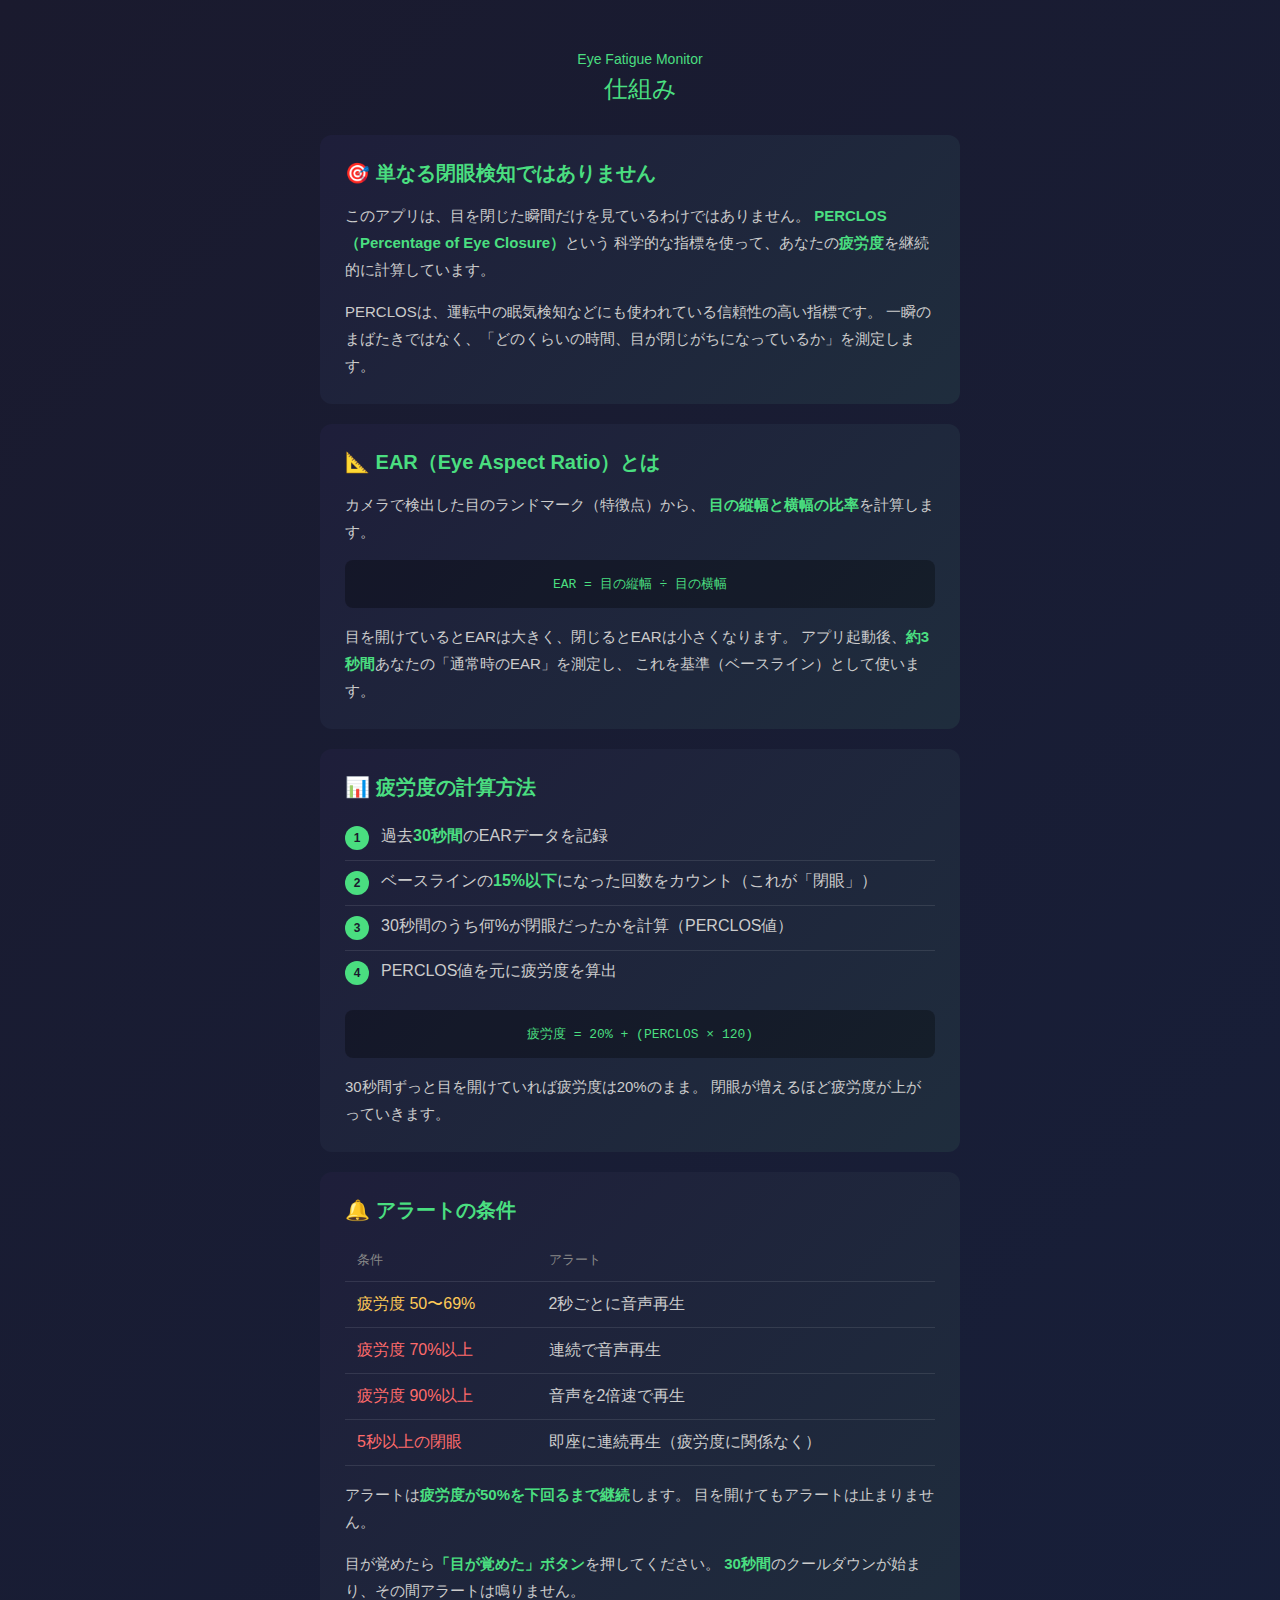
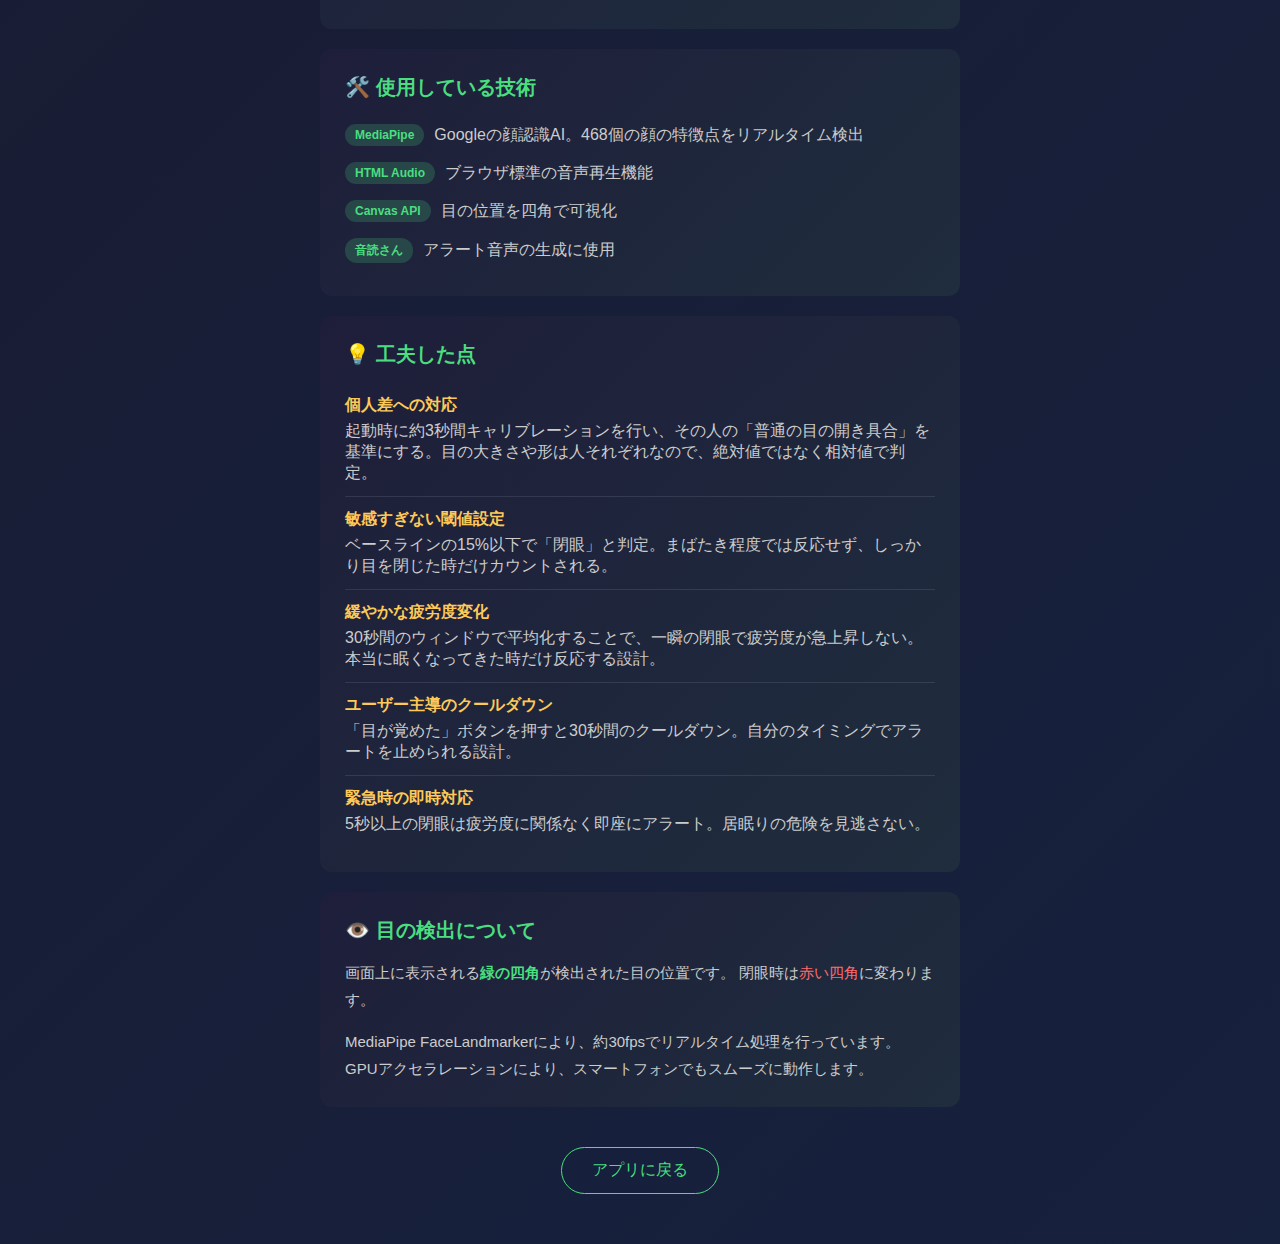
<file: about.html>
<!DOCTYPE html>
<html lang="ja">
<head>
  <meta charset="UTF-8">
  <meta name="viewport" content="width=device-width, initial-scale=1.0">
  <title>仕組み - Eye Fatigue Monitor</title>
  <link rel="stylesheet" href="style.css">
  <style>
    body {
      align-items: flex-start;
      padding: 20px;
    }
    .about-container {
      max-width: 700px;
      width: 100%;
      text-align: left;
      padding: 30px;
    }
    .about-container h1 {
      text-align: center;
      margin-bottom: 30px;
    }
    .section {
      background: linear-gradient(135deg, #1e1e3a 0%, #1f2d3d 100%);
      border-radius: 12px;
      padding: 25px;
      margin-bottom: 20px;
    }
    .section h2 {
      color: #4ade80;
      font-size: 20px;
      margin-bottom: 15px;
      display: flex;
      align-items: center;
      gap: 10px;
    }
    .section p {
      color: #ccc;
      font-size: 15px;
      line-height: 1.8;
      margin-bottom: 15px;
    }
    .section p:last-child {
      margin-bottom: 0;
    }
    .highlight {
      color: #4ade80;
      font-weight: bold;
    }
    .warning {
      color: #feca57;
    }
    .danger {
      color: #ff6b6b;
    }
    .formula {
      background: rgba(0, 0, 0, 0.3);
      padding: 15px 20px;
      border-radius: 8px;
      font-family: monospace;
      color: #4ade80;
      margin: 15px 0;
      text-align: center;
    }
    .step-list {
      list-style: none;
      padding: 0;
    }
    .step-list li {
      color: #ccc;
      padding: 10px 0;
      border-bottom: 1px solid rgba(255,255,255,0.1);
      display: flex;
      align-items: flex-start;
      gap: 12px;
    }
    .step-list li:last-child {
      border-bottom: none;
    }
    .step-num {
      background: #4ade80;
      color: #1a1a2e;
      width: 24px;
      height: 24px;
      border-radius: 50%;
      display: flex;
      align-items: center;
      justify-content: center;
      font-weight: bold;
      font-size: 12px;
      flex-shrink: 0;
    }
    .alert-table {
      width: 100%;
      border-collapse: collapse;
      margin: 15px 0;
    }
    .alert-table th, .alert-table td {
      padding: 12px;
      text-align: left;
      border-bottom: 1px solid rgba(255,255,255,0.1);
    }
    .alert-table th {
      color: #888;
      font-weight: normal;
      font-size: 13px;
    }
    .alert-table td {
      color: #ccc;
    }
    .tech-list {
      list-style: none;
      padding: 0;
    }
    .tech-list li {
      color: #ccc;
      padding: 8px 0;
      display: flex;
      align-items: center;
      gap: 10px;
    }
    .tech-badge {
      background: rgba(74, 222, 128, 0.2);
      color: #4ade80;
      padding: 4px 10px;
      border-radius: 12px;
      font-size: 12px;
      font-weight: bold;
    }
    .idea-list {
      list-style: none;
      padding: 0;
    }
    .idea-list li {
      color: #ccc;
      padding: 12px 0;
      border-bottom: 1px solid rgba(255,255,255,0.1);
    }
    .idea-list li:last-child {
      border-bottom: none;
    }
    .idea-title {
      color: #feca57;
      font-weight: bold;
      display: block;
      margin-bottom: 5px;
    }
    .back-link {
      display: inline-block;
      margin-top: 20px;
      color: #4ade80;
      text-decoration: none;
      padding: 12px 30px;
      border: 1px solid #4ade80;
      border-radius: 25px;
      transition: all 0.2s;
    }
    .back-link:hover {
      background: rgba(74, 222, 128, 0.2);
    }
    .center {
      text-align: center;
    }
    .app-title {
      text-align: center;
      margin-bottom: 5px;
    }
    .app-title a {
      color: #4ade80;
      text-decoration: none;
      font-size: 14px;
    }
    .app-title a:hover {
      text-decoration: underline;
    }
  </style>
</head>
<body>
  <div class="about-container">
    <p class="app-title"><a href="index.html">Eye Fatigue Monitor</a></p>
    <h1>仕組み</h1>

    <div class="section">
      <h2>🎯 単なる閉眼検知ではありません</h2>
      <p>
        このアプリは、目を閉じた瞬間だけを見ているわけではありません。
        <span class="highlight">PERCLOS（Percentage of Eye Closure）</span>という
        科学的な指標を使って、あなたの<span class="highlight">疲労度</span>を継続的に計算しています。
      </p>
      <p>
        PERCLOSは、運転中の眠気検知などにも使われている信頼性の高い指標です。
        一瞬のまばたきではなく、「どのくらいの時間、目が閉じがちになっているか」を測定します。
      </p>
    </div>

    <div class="section">
      <h2>📐 EAR（Eye Aspect Ratio）とは</h2>
      <p>
        カメラで検出した目のランドマーク（特徴点）から、
        <span class="highlight">目の縦幅と横幅の比率</span>を計算します。
      </p>
      <div class="formula">
        EAR = 目の縦幅 ÷ 目の横幅
      </div>
      <p>
        目を開けているとEARは大きく、閉じるとEARは小さくなります。
        アプリ起動後、<span class="highlight">約3秒間</span>あなたの「通常時のEAR」を測定し、
        これを基準（ベースライン）として使います。
      </p>
    </div>

    <div class="section">
      <h2>📊 疲労度の計算方法</h2>
      <ol class="step-list">
        <li>
          <span class="step-num">1</span>
          <span>過去<span class="highlight">30秒間</span>のEARデータを記録</span>
        </li>
        <li>
          <span class="step-num">2</span>
          <span>ベースラインの<span class="highlight">15%以下</span>になった回数をカウント（これが「閉眼」）</span>
        </li>
        <li>
          <span class="step-num">3</span>
          <span>30秒間のうち何%が閉眼だったかを計算（PERCLOS値）</span>
        </li>
        <li>
          <span class="step-num">4</span>
          <span>PERCLOS値を元に疲労度を算出</span>
        </li>
      </ol>
      <div class="formula">
        疲労度 = 20% + (PERCLOS × 120)
      </div>
      <p>
        30秒間ずっと目を開けていれば疲労度は20%のまま。
        閉眼が増えるほど疲労度が上がっていきます。
      </p>
    </div>

    <div class="section">
      <h2>🔔 アラートの条件</h2>
      <table class="alert-table">
        <tr>
          <th>条件</th>
          <th>アラート</th>
        </tr>
        <tr>
          <td><span class="warning">疲労度 50〜69%</span></td>
          <td>2秒ごとに音声再生</td>
        </tr>
        <tr>
          <td><span class="danger">疲労度 70%以上</span></td>
          <td>連続で音声再生</td>
        </tr>
        <tr>
          <td><span class="danger">疲労度 90%以上</span></td>
          <td>音声を2倍速で再生</td>
        </tr>
        <tr>
          <td><span class="danger">5秒以上の閉眼</span></td>
          <td>即座に連続再生（疲労度に関係なく）</td>
        </tr>
      </table>
      <p>
        アラートは<span class="highlight">疲労度が50%を下回るまで継続</span>します。
        目を開けてもアラートは止まりません。
      </p>
      <p>
        目が覚めたら<span class="highlight">「目が覚めた」ボタン</span>を押してください。
        <span class="highlight">30秒間</span>のクールダウンが始まり、その間アラートは鳴りません。
      </p>
    </div>

    <div class="section">
      <h2>🛠️ 使用している技術</h2>
      <ul class="tech-list">
        <li>
          <span class="tech-badge">MediaPipe</span>
          Googleの顔認識AI。468個の顔の特徴点をリアルタイム検出
        </li>
        <li>
          <span class="tech-badge">HTML Audio</span>
          ブラウザ標準の音声再生機能
        </li>
        <li>
          <span class="tech-badge">Canvas API</span>
          目の位置を四角で可視化
        </li>
        <li>
          <span class="tech-badge">音読さん</span>
          アラート音声の生成に使用
        </li>
      </ul>
    </div>

    <div class="section">
      <h2>💡 工夫した点</h2>
      <ul class="idea-list">
        <li>
          <span class="idea-title">個人差への対応</span>
          起動時に約3秒間キャリブレーションを行い、その人の「普通の目の開き具合」を基準にする。目の大きさや形は人それぞれなので、絶対値ではなく相対値で判定。
        </li>
        <li>
          <span class="idea-title">敏感すぎない閾値設定</span>
          ベースラインの15%以下で「閉眼」と判定。まばたき程度では反応せず、しっかり目を閉じた時だけカウントされる。
        </li>
        <li>
          <span class="idea-title">緩やかな疲労度変化</span>
          30秒間のウィンドウで平均化することで、一瞬の閉眼で疲労度が急上昇しない。本当に眠くなってきた時だけ反応する設計。
        </li>
        <li>
          <span class="idea-title">ユーザー主導のクールダウン</span>
          「目が覚めた」ボタンを押すと30秒間のクールダウン。自分のタイミングでアラートを止められる設計。
        </li>
        <li>
          <span class="idea-title">緊急時の即時対応</span>
          5秒以上の閉眼は疲労度に関係なく即座にアラート。居眠りの危険を見逃さない。
        </li>
      </ul>
    </div>

    <div class="section">
      <h2>👁️ 目の検出について</h2>
      <p>
        画面上に表示される<span class="highlight">緑の四角</span>が検出された目の位置です。
        閉眼時は<span class="danger">赤い四角</span>に変わります。
      </p>
      <p>
        MediaPipe FaceLandmarkerにより、約30fpsでリアルタイム処理を行っています。
        GPUアクセラレーションにより、スマートフォンでもスムーズに動作します。
      </p>
    </div>

    <div class="center">
      <a href="index.html" class="back-link">アプリに戻る</a>
    </div>
  </div>
</body>
</html>
</file>
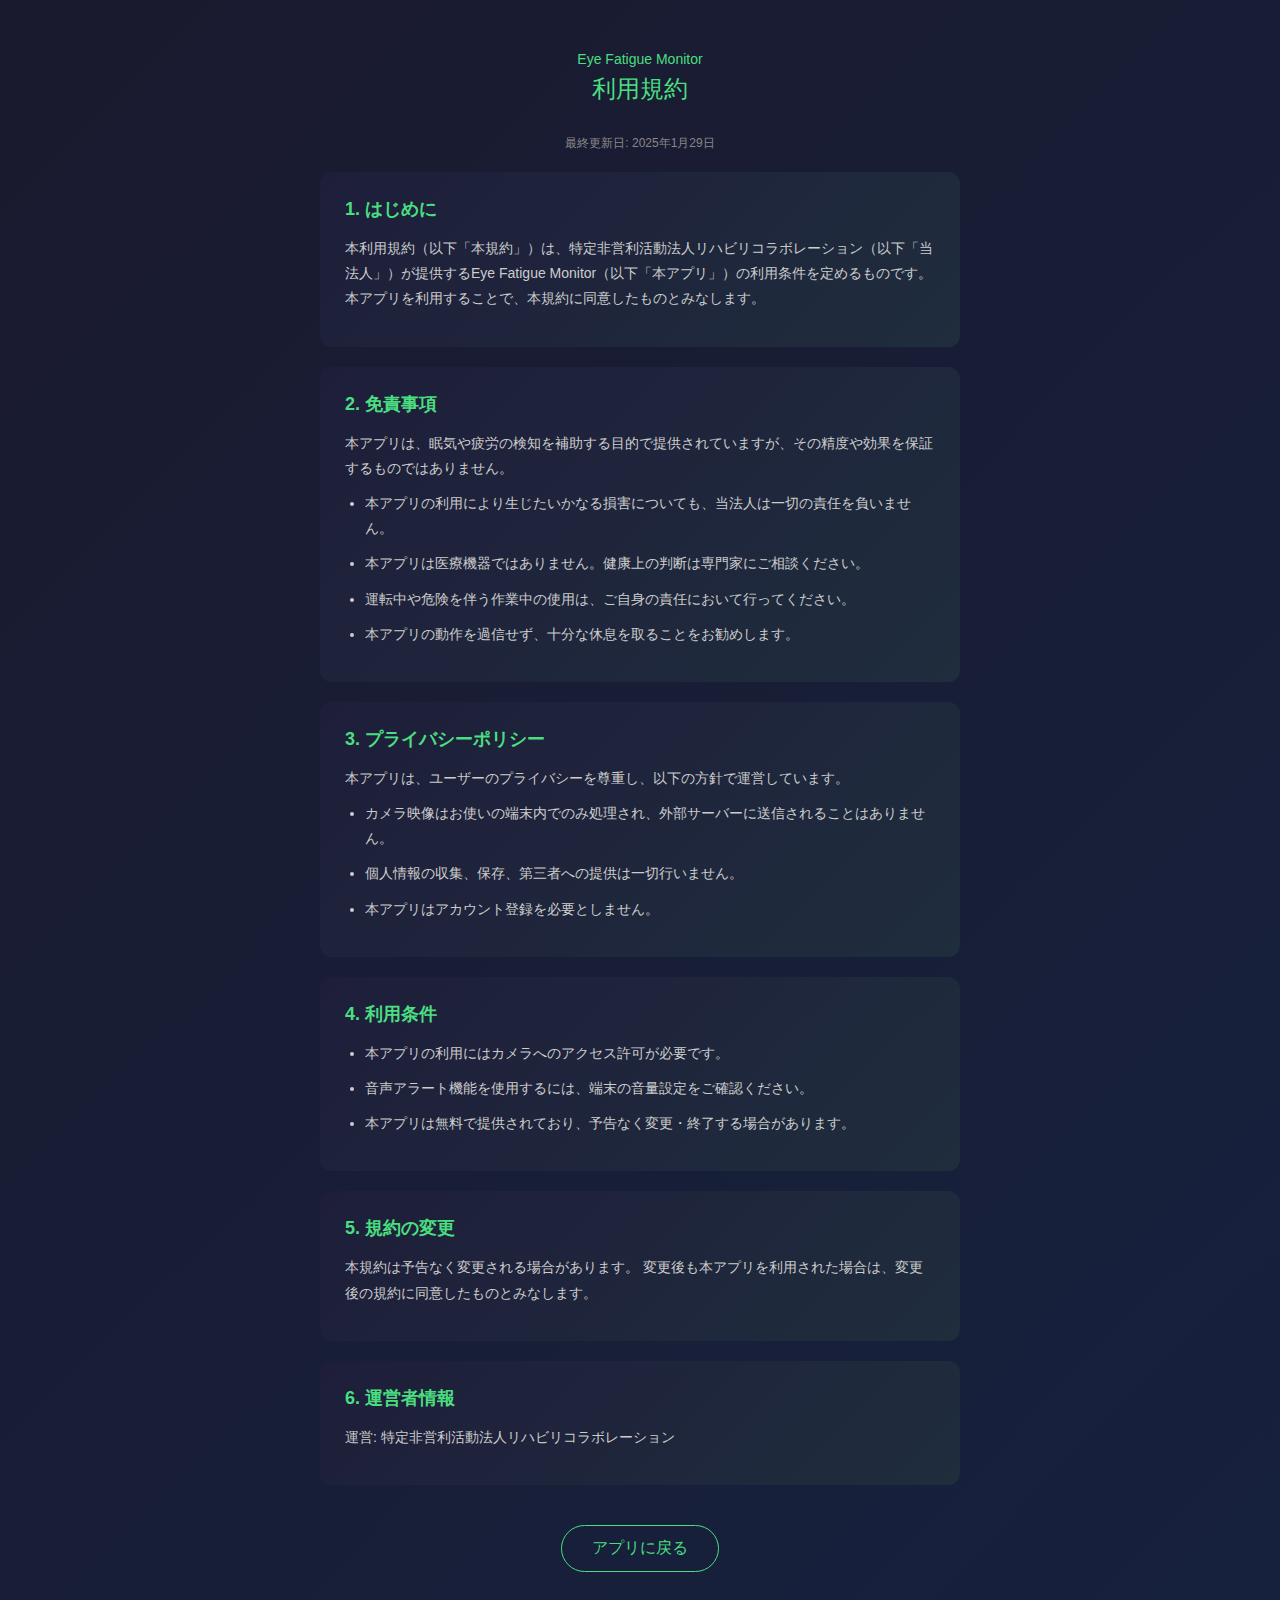
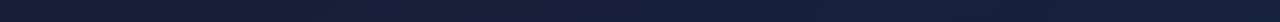
<file: terms.html>
<!DOCTYPE html>
<html lang="ja">
<head>
  <meta charset="UTF-8">
  <meta name="viewport" content="width=device-width, initial-scale=1.0">
  <title>利用規約 - Eye Fatigue Monitor</title>
  <link rel="stylesheet" href="style.css">
  <style>
    body {
      align-items: flex-start;
      padding: 20px;
    }
    .terms-container {
      max-width: 700px;
      width: 100%;
      text-align: left;
      padding: 30px;
    }
    .terms-container h1 {
      text-align: center;
      margin-bottom: 30px;
    }
    .section {
      background: linear-gradient(135deg, #1e1e3a 0%, #1f2d3d 100%);
      border-radius: 12px;
      padding: 25px;
      margin-bottom: 20px;
    }
    .section h2 {
      color: #4ade80;
      font-size: 18px;
      margin-bottom: 15px;
    }
    .section p, .section li {
      color: #ccc;
      font-size: 14px;
      line-height: 1.8;
      margin-bottom: 10px;
    }
    .section ul {
      padding-left: 20px;
    }
    .back-link {
      display: inline-block;
      margin-top: 20px;
      color: #4ade80;
      text-decoration: none;
      padding: 12px 30px;
      border: 1px solid #4ade80;
      border-radius: 25px;
      transition: all 0.2s;
    }
    .back-link:hover {
      background: rgba(74, 222, 128, 0.2);
    }
    .center {
      text-align: center;
    }
    .updated {
      color: #888;
      font-size: 12px;
      text-align: center;
      margin-bottom: 20px;
    }
    .app-title {
      text-align: center;
      margin-bottom: 5px;
    }
    .app-title a {
      color: #4ade80;
      text-decoration: none;
      font-size: 14px;
    }
    .app-title a:hover {
      text-decoration: underline;
    }
  </style>
</head>
<body>
  <div class="terms-container">
    <p class="app-title"><a href="index.html">Eye Fatigue Monitor</a></p>
    <h1>利用規約</h1>
    <p class="updated">最終更新日: 2025年1月29日</p>

    <div class="section">
      <h2>1. はじめに</h2>
      <p>
        本利用規約（以下「本規約」）は、特定非営利活動法人リハビリコラボレーション（以下「当法人」）が提供するEye Fatigue Monitor（以下「本アプリ」）の利用条件を定めるものです。
        本アプリを利用することで、本規約に同意したものとみなします。
      </p>
    </div>

    <div class="section">
      <h2>2. 免責事項</h2>
      <p>
        本アプリは、眠気や疲労の検知を補助する目的で提供されていますが、その精度や効果を保証するものではありません。
      </p>
      <ul>
        <li>本アプリの利用により生じたいかなる損害についても、当法人は一切の責任を負いません。</li>
        <li>本アプリは医療機器ではありません。健康上の判断は専門家にご相談ください。</li>
        <li>運転中や危険を伴う作業中の使用は、ご自身の責任において行ってください。</li>
        <li>本アプリの動作を過信せず、十分な休息を取ることをお勧めします。</li>
      </ul>
    </div>

    <div class="section">
      <h2>3. プライバシーポリシー</h2>
      <p>
        本アプリは、ユーザーのプライバシーを尊重し、以下の方針で運営しています。
      </p>
      <ul>
        <li>カメラ映像はお使いの端末内でのみ処理され、外部サーバーに送信されることはありません。</li>
        <li>個人情報の収集、保存、第三者への提供は一切行いません。</li>
        <li>本アプリはアカウント登録を必要としません。</li>
      </ul>
    </div>

    <div class="section">
      <h2>4. 利用条件</h2>
      <ul>
        <li>本アプリの利用にはカメラへのアクセス許可が必要です。</li>
        <li>音声アラート機能を使用するには、端末の音量設定をご確認ください。</li>
        <li>本アプリは無料で提供されており、予告なく変更・終了する場合があります。</li>
      </ul>
    </div>

    <div class="section">
      <h2>5. 規約の変更</h2>
      <p>
        本規約は予告なく変更される場合があります。
        変更後も本アプリを利用された場合は、変更後の規約に同意したものとみなします。
      </p>
    </div>

    <div class="section">
      <h2>6. 運営者情報</h2>
      <p>
        運営: 特定非営利活動法人リハビリコラボレーション
      </p>
    </div>

    <div class="center">
      <a href="index.html" class="back-link">アプリに戻る</a>
    </div>
  </div>
</body>
</html>
</file>
<file: style.css>
* {
  margin: 0;
  padding: 0;
  box-sizing: border-box;
}

body {
  font-family: -apple-system, BlinkMacSystemFont, 'Segoe UI', Roboto, sans-serif;
  background: linear-gradient(135deg, #1a1a2e 0%, #16213e 100%);
  min-height: 100vh;
  display: flex;
  justify-content: center;
  align-items: flex-start;
  padding: 20px;
}

/* Start overlay */
.start-overlay {
  position: fixed;
  top: 0;
  left: 0;
  width: 100%;
  height: 100%;
  background: linear-gradient(135deg, #1a1a2e 0%, #16213e 100%);
  display: flex;
  justify-content: center;
  align-items: center;
  z-index: 1000;
  transition: opacity 0.5s ease, visibility 0.5s ease;
}

.start-overlay.hidden {
  opacity: 0;
  visibility: hidden;
  pointer-events: none;
}

.start-content {
  text-align: center;
  padding: 40px;
}

.start-icon {
  font-size: 80px;
  margin-bottom: 20px;
  animation: pulse 2s ease-in-out infinite;
}

@keyframes pulse {
  0%, 100% { transform: scale(1); }
  50% { transform: scale(1.1); }
}

.app-name {
  color: #888;
  font-size: 14px;
  margin-bottom: 10px;
  letter-spacing: 2px;
}

.catch-copy {
  color: #feca57;
  font-size: 26px;
  margin-bottom: 25px;
  font-weight: 600;
  line-height: 1.4;
  text-shadow: 0 2px 10px rgba(254, 202, 87, 0.3);
}

.start-content p {
  color: #888;
  font-size: 16px;
  margin-bottom: 20px;
}

/* Voice selection */
.voice-selection {
  margin-bottom: 25px;
}

.voice-label {
  color: #aaa;
  font-size: 14px;
  margin-bottom: 8px;
}

.voice-credit {
  color: #555;
  font-size: 11px;
  margin-bottom: 12px;
}

.voice-options {
  display: flex;
  justify-content: center;
  gap: 20px;
}

.voice-option {
  cursor: pointer;
}

.voice-option input[type="radio"] {
  display: none;
}

.voice-btn {
  display: inline-block;
  padding: 12px 30px;
  background: rgba(255, 255, 255, 0.1);
  border: 2px solid rgba(255, 255, 255, 0.2);
  border-radius: 25px;
  color: #888;
  font-size: 16px;
  transition: all 0.3s ease;
}

.voice-option input[type="radio"]:checked + .voice-btn {
  background: rgba(74, 222, 128, 0.2);
  border-color: #4ade80;
  color: #4ade80;
}

.voice-btn:hover {
  background: rgba(255, 255, 255, 0.15);
}

.start-button {
  background: linear-gradient(135deg, #4ade80 0%, #22c55e 100%);
  color: white;
  border: none;
  padding: 18px 50px;
  font-size: 20px;
  border-radius: 50px;
  cursor: pointer;
  transition: transform 0.2s, box-shadow 0.2s;
  box-shadow: 0 4px 20px rgba(74, 222, 128, 0.4);
}

.start-button:hover {
  transform: scale(1.05);
  box-shadow: 0 6px 30px rgba(74, 222, 128, 0.6);
}

.start-button:active {
  transform: scale(0.98);
}

.start-hint {
  color: #666 !important;
  font-size: 12px !important;
  margin-top: 20px !important;
  margin-bottom: 0 !important;
}

.terms-hint {
  color: #555;
  font-size: 11px;
  margin-top: 10px;
}

.terms-link {
  color: #4ade80;
  text-decoration: underline;
}

.about-link {
  display: inline-block;
  margin-top: 20px;
  color: #4ade80;
  font-size: 14px;
  text-decoration: none;
  padding: 10px 25px;
  border: 1px solid #4ade80;
  border-radius: 20px;
  transition: all 0.2s;
}

.about-link:hover {
  background: rgba(74, 222, 128, 0.2);
}

.container {
  text-align: center;
  max-width: 600px;
  width: 100%;
}

h1 {
  color: #4ade80;
  margin-bottom: 20px;
  font-weight: 500;
  font-size: 24px;
}

.video-container {
  position: relative;
  display: inline-block;
  border-radius: 12px;
  overflow: hidden;
  box-shadow: 0 10px 40px rgba(0, 0, 0, 0.4);
}

#video {
  display: block;
  width: 480px;
  max-width: 90vw;
  transform: scaleX(-1);
}

#canvas {
  position: absolute;
  top: 0;
  left: 0;
  width: 100%;
  height: 100%;
  transform: scaleX(-1);
  pointer-events: none;
}

.eye-fatigue {
  position: absolute;
  top: 10px;
  left: 10px;
  background: rgba(0, 0, 0, 0.8);
  color: #4ade80;
  padding: 10px 15px;
  border-radius: 8px;
  font-size: 14px;
  font-weight: bold;
}

.eye-closed-warning {
  position: absolute;
  bottom: 10px;
  left: 50%;
  transform: translateX(-50%);
  background: rgba(255, 107, 107, 0.9);
  color: white;
  padding: 10px 20px;
  border-radius: 8px;
  font-size: 14px;
  font-weight: bold;
  animation: blink 0.5s ease-in-out infinite;
}

.eye-closed-warning.hidden {
  display: none;
}

@keyframes blink {
  0%, 100% { opacity: 1; }
  50% { opacity: 0.5; }
}

.status-container {
  margin-top: 15px;
}

.status {
  color: #888;
  font-size: 14px;
}

.back-button {
  margin-top: 10px;
  background: transparent;
  color: #888;
  border: 1px solid #444;
  padding: 8px 20px;
  font-size: 12px;
  border-radius: 20px;
  cursor: pointer;
  transition: all 0.2s ease;
}

.back-button:hover {
  color: #4ade80;
  border-color: #4ade80;
}

.awake-button {
  margin-top: 10px;
  margin-right: 10px;
  background: linear-gradient(135deg, #4ade80 0%, #22c55e 100%);
  color: white;
  border: none;
  padding: 12px 25px;
  font-size: 16px;
  font-weight: bold;
  border-radius: 25px;
  cursor: pointer;
  transition: all 0.2s ease;
  box-shadow: 0 4px 15px rgba(74, 222, 128, 0.3);
}

.awake-button:hover {
  transform: scale(1.05);
  box-shadow: 0 6px 20px rgba(74, 222, 128, 0.4);
}

.awake-button.hidden {
  display: none;
}

.awake-button.cooldown {
  background: linear-gradient(135deg, #666 0%, #444 100%);
  box-shadow: none;
  cursor: not-allowed;
}

.result-container {
  margin-top: 25px;
  background: linear-gradient(135deg, #1e1e3a 0%, #1f2d3d 100%);
  border-radius: 12px;
  padding: 25px;
}

.fatigue-display {
  display: flex;
  align-items: center;
  justify-content: center;
  gap: 20px;
  margin-bottom: 25px;
}

.fatigue-icon {
  font-size: 60px;
  transition: all 0.3s ease;
}

.fatigue-info {
  display: flex;
  align-items: baseline;
  gap: 5px;
}

.fatigue-value {
  font-size: 64px;
  font-weight: bold;
  color: #4ade80;
  line-height: 1;
  transition: color 0.3s ease;
}

.fatigue-label {
  font-size: 20px;
  color: #888;
}

.fatigue-bar-container {
  max-width: 400px;
  margin: 0 auto;
}

.fatigue-bar {
  background: #2a2a4a;
  border-radius: 10px;
  height: 12px;
  overflow: hidden;
  margin-bottom: 8px;
}

.fatigue-fill {
  height: 100%;
  width: 20%;
  background: linear-gradient(90deg, #4ade80, #4ade80);
  border-radius: 10px;
  transition: width 0.3s ease, background 0.3s ease;
}

.fatigue-markers {
  display: flex;
  justify-content: space-between;
  color: #666;
  font-size: 12px;
}

/* Mobile responsive */
@media (max-width: 600px) {
  body {
    padding: 10px;
  }

  h1 {
    font-size: 18px;
    margin-bottom: 10px;
  }

  #video {
    width: 260px;
    max-width: 80vw;
  }

  .eye-fatigue {
    padding: 6px 10px;
    font-size: 11px;
  }

  .eye-closed-warning {
    padding: 6px 12px;
    font-size: 11px;
  }

  .result-container {
    margin-top: 12px;
    padding: 12px;
  }

  .fatigue-display {
    gap: 10px;
    margin-bottom: 12px;
  }

  .fatigue-icon {
    font-size: 36px;
  }

  .fatigue-value {
    font-size: 36px;
  }

  .fatigue-label {
    font-size: 12px;
  }

  .status-container {
    margin-top: 8px;
  }

  .awake-button {
    padding: 8px 16px;
    font-size: 13px;
  }

  .back-button {
    padding: 5px 12px;
    font-size: 10px;
  }

  .fatigue-bar-container {
    max-width: 100%;
  }

  .fatigue-markers {
    font-size: 10px;
  }
}

/* iPhone 13 and smaller */
@media (max-width: 400px) {
  #video {
    width: 220px;
    max-width: 75vw;
  }

  .fatigue-icon {
    font-size: 30px;
  }

  .fatigue-value {
    font-size: 30px;
  }

  .result-container {
    padding: 10px;
  }
}

/* Voice change modal */
.voice-modal {
  position: fixed;
  top: 0;
  left: 0;
  width: 100%;
  height: 100%;
  background: rgba(0, 0, 0, 0.8);
  display: flex;
  justify-content: center;
  align-items: center;
  z-index: 1000;
}

.voice-modal.hidden {
  display: none;
}

.voice-modal-content {
  background: linear-gradient(135deg, #1e1e3a 0%, #1f2d3d 100%);
  padding: 30px;
  border-radius: 16px;
  text-align: center;
}

.voice-modal-content p {
  color: #fff;
  font-size: 18px;
  margin-bottom: 20px;
}

.voice-modal-options {
  display: flex;
  gap: 15px;
  justify-content: center;
  margin-bottom: 20px;
}

.voice-modal-btn {
  background: rgba(255, 255, 255, 0.1);
  border: 2px solid rgba(255, 255, 255, 0.2);
  color: #ccc;
  padding: 12px 24px;
  font-size: 16px;
  border-radius: 25px;
  cursor: pointer;
  transition: all 0.2s;
}

.voice-modal-btn:hover {
  background: rgba(74, 222, 128, 0.2);
  border-color: #4ade80;
  color: #4ade80;
}

.voice-modal-btn.selected {
  background: rgba(74, 222, 128, 0.3);
  border-color: #4ade80;
  color: #4ade80;
}

.voice-modal-close {
  background: transparent;
  border: 1px solid #666;
  color: #888;
  padding: 8px 20px;
  font-size: 14px;
  border-radius: 20px;
  cursor: pointer;
  transition: all 0.2s;
}

.voice-modal-close:hover {
  border-color: #4ade80;
  color: #4ade80;
}
</file>
